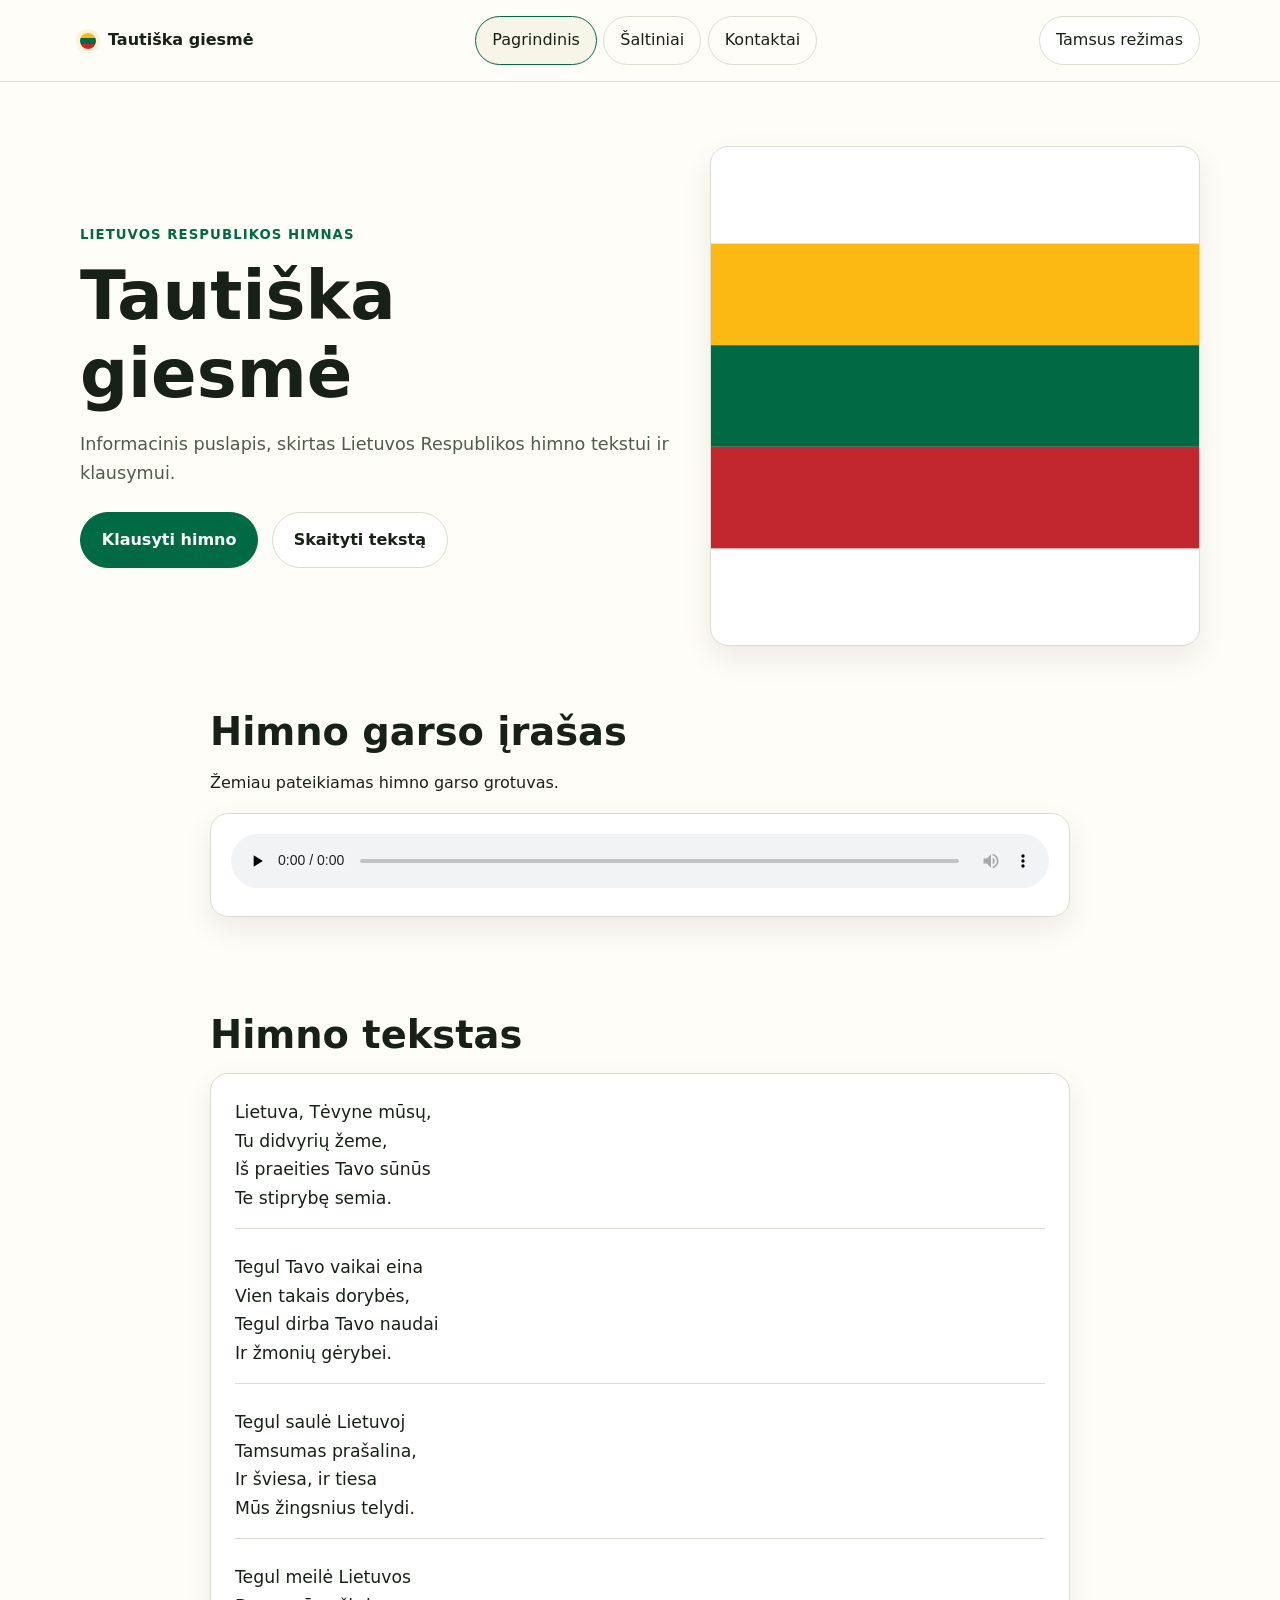
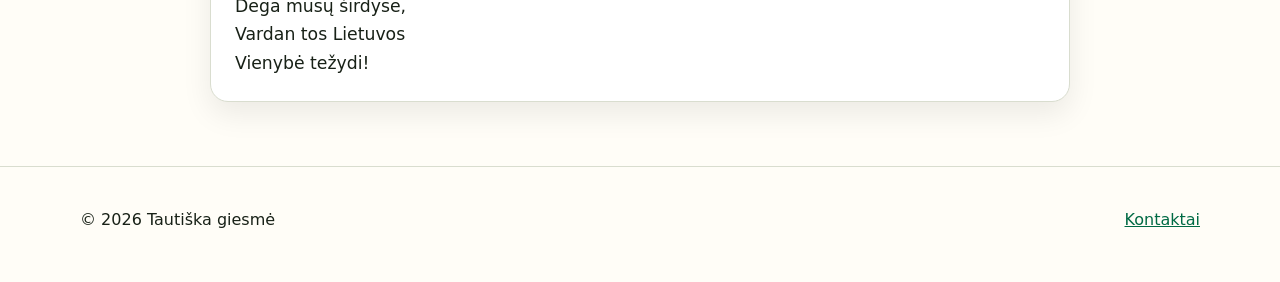
<file: index.html>
<!DOCTYPE html>
<html lang="lt">
<head>
  <meta charset="UTF-8">
  <meta name="viewport" content="width=device-width, initial-scale=1.0">
  <title>Lietuvos Respublikos himnas | Tautiška giesmė</title>
  <meta name="description" content="Oficialaus stiliaus informacinis puslapis apie Lietuvos Respublikos himną „Tautiška giesmė“: tekstas, garso grotuvas ir pagrindinė informacija.">
  <meta name="keywords" content="Lietuvos Respublikos himnas, Tautiška giesmė, Lietuvos himnas, himno tekstas">
  <meta name="author" content="Marius Stauga">
  <meta name="robots" content="index, follow">
  <meta property="og:locale" content="lt_LT">
  <meta property="og:type" content="website">
  <meta property="og:title" content="Lietuvos Respublikos himnas | Tautiška giesmė">
  <meta property="og:description" content="Lietuvos Respublikos himno „Tautiška giesmė“ tekstas, garso grotuvas ir nuorodos į šaltinius.">
  <meta property="og:url" content="https://tauti%C5%A1kagiesm%C4%97.lt/">
  <meta property="og:site_name" content="Tautiška giesmė">
  <meta property="og:image" content="https://tauti%C5%A1kagiesm%C4%97.lt/assets/images/lietuvos-veliava.svg">
  <meta property="og:image:width" content="1200">
  <meta property="og:image:height" content="630">
  <meta name="twitter:card" content="summary_large_image">
  <meta name="twitter:title" content="...">
  <meta name="twitter:description" content="...">
  <meta name="theme-color" content="#fdb913">
  <link rel="canonical" href="https://tauti%C5%A1kagiesm%C4%97.lt/">
  <link rel="icon" href="favicon.ico">
  <link rel="stylesheet" href="assets/css/style.css">
  <script defer src="assets/js/theme.js"></script>
  <script type="application/ld+json">
  {
    "@context": "https://schema.org",
    "@type": "WebSite",
    "name": "Tautiška giesmė",
    "url": "https://tauti%C5%A1kagiesm%C4%97.lt/",
    "inLanguage": "lt",
    "description": "Informacinė svetainė apie Lietuvos Respublikos himną „Tautiška giesmė“.",
    "keywords": ["Lietuvos Respublikos himnas", "Tautiška giesmė"]
  }
  </script>
</head>
<body>
  <a class="skip-link" href="#turinys">Pereiti prie turinio</a>

  <header class="site-header">
    <div class="container header-inner">
      <a class="brand" href="index.html" aria-label="Pradinis puslapis">
        <span class="brand-mark" aria-hidden="true"></span>
        <span class="brand-text">Tautiška giesmė</span>
      </a>

      <nav class="site-nav" aria-label="Pagrindinė navigacija">
        <button class="nav-toggle" type="button" aria-expanded="false" aria-controls="nav-menu">
          Meniu
        </button>
        <ul id="nav-menu" class="nav-menu">
          <li><a class="active" href="index.html" aria-current="page">Pagrindinis</a></li>
          <li><a href="saltiniai.html">Šaltiniai</a></li>
          <li><a href="kontaktai.html">Kontaktai</a></li>
        </ul>
      </nav>

      <button class="theme-toggle" aria-label="Perjungti šviesų ir tamsų režimą">
        <span class="theme-toggle-text">Tamsus režimas</span>
      </button>
    </div>
  </header>

  <main id="turinys">
    <section class="hero">
      <div class="container hero-grid">
        <div class="hero-content">
          <p class="eyebrow">Lietuvos Respublikos himnas</p>
          <h1>Tautiška giesmė</h1>
          <p class="lead">
            Informacinis puslapis, skirtas Lietuvos Respublikos himno tekstui ir klausymui.
          </p>
          <div class="hero-actions">
            <a class="button button-primary" href="#grotuvas">Klausyti himno</a>
            <a class="button button-secondary" href="#tekstas">Skaityti tekstą</a>
          </div>
        </div>
        <figure class="hero-figure">
          <img src="assets/images/lietuvos-veliava.svg" alt="Lietuvos Respublikos vėliavos iliustracija" width="800" height="500">
        </figure>
      </div>
    </section>

    <section class="section" id="grotuvas" aria-labelledby="grotuvo-antraste">
      <div class="container narrow">
        <h2 id="grotuvo-antraste">Himno garso įrašas</h2>
        <p>Žemiau pateikiamas himno garso grotuvas.</p>
        <div class="card player-card">
          <audio controls preload="none" class="audio-player">
            <source src="assets/audio/tautiska-giesme.mp3" type="audio/mpeg">
            Jūsų naršyklė nepalaiko garso atkūrimo.
          </audio>
        </div>
      </div>
    </section>

    <section class="section" id="tekstas" aria-labelledby="teksto-antraste">
      <div class="container narrow">
        <h2 id="teksto-antraste">Himno tekstas</h2>
        <div class="card anthem-card">
          <div class="anthem-stanza" aria-label="Pirmoji strofa">
            <p>Lietuva, Tėvyne mūsų,</p>
            <p>Tu didvyrių žeme,</p>
            <p>Iš praeities Tavo sūnūs</p>
            <p>Te stiprybę semia.</p>
          </div>

          <div class="anthem-stanza" aria-label="Antroji strofa">
            <p>Tegul Tavo vaikai eina</p>
            <p>Vien takais dorybės,</p>
            <p>Tegul dirba Tavo naudai</p>
            <p>Ir žmonių gėrybei.</p>
          </div>

          <div class="anthem-stanza" aria-label="Trečioji strofa">
            <p>Tegul saulė Lietuvoj</p>
            <p>Tamsumas prašalina,</p>
            <p>Ir šviesa, ir tiesa</p>
            <p>Mūs žingsnius telydi.</p>
          </div>

          <div class="anthem-stanza" aria-label="Ketvirtoji strofa">
            <p>Tegul meilė Lietuvos</p>
            <p>Dega mūsų širdyse,</p>
            <p>Vardan tos Lietuvos</p>
            <p>Vienybė težydi!</p>
          </div>
        </div>
      </div>
    </section>
  </main>

  <footer class="site-footer">
    <div class="container footer-inner">
      <p>© <span id="current-year"></span> Tautiška giesmė</p>
      <p><a href="kontaktai.html">Kontaktai</a></p>
    </div>
  </footer>
</body>
</html>
</file>
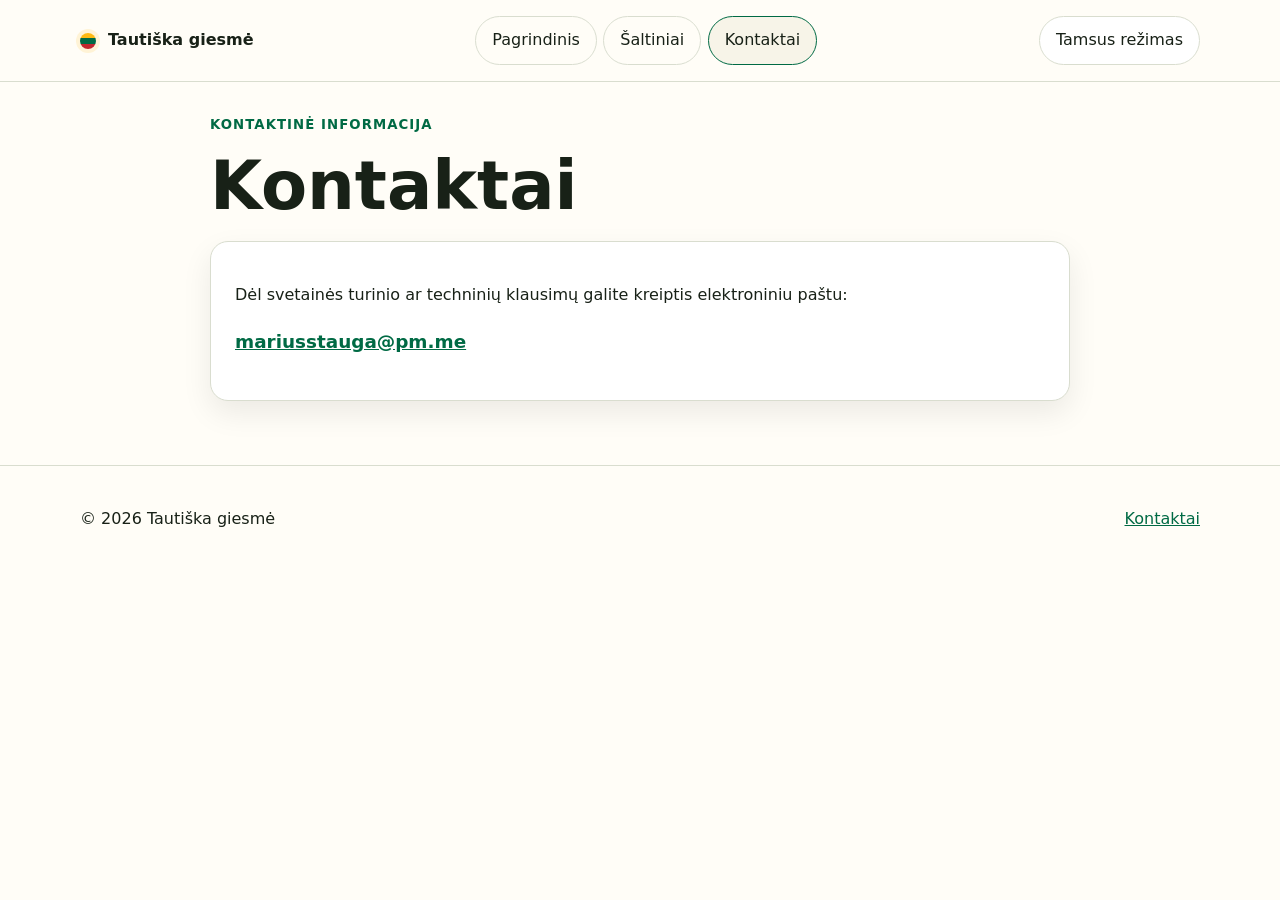
<file: kontaktai.html>
<!DOCTYPE html>
<html lang="lt">
<head>
  <meta charset="UTF-8">
  <meta name="viewport" content="width=device-width, initial-scale=1.0">
  <title>Kontaktai | Tautiška giesmė</title>
  <meta name="description" content="Kontaktinė informacija svetainei apie Lietuvos Respublikos himną „Tautiška giesmė“.">
  <meta name="keywords" content="Lietuvos Respublikos himnas, Tautiška giesmė, kontaktai">
  <meta name="robots" content="index, follow">
  <meta property="og:locale" content="lt_LT">
  <meta property="og:type" content="website">
  <meta property="og:title" content="Kontaktai | Tautiška giesmė">
  <meta property="og:description" content="Kontaktinė informacija svetainei apie Lietuvos Respublikos himną „Tautiška giesmė“.">
  <meta property="og:url" content="https://tauti%C5%A1kagiesm%C4%97.lt/kontaktai.html">
  <meta property="og:site_name" content="Tautiška giesmė">
  <meta property="og:image" content="https://tauti%C5%A1kagiesm%C4%97.lt/assets/images/lietuvos-veliava.svg">
  <meta name="theme-color" content="#fdb913">
  <link rel="canonical" href="https://tauti%C5%A1kagiesm%C4%97.lt/kontaktai.html">
  <link rel="icon" href="favicon.ico">
  <link rel="stylesheet" href="assets/css/style.css">
  <script defer src="assets/js/theme.js"></script>
</head>
<body>
  <a class="skip-link" href="#turinys">Pereiti prie turinio</a>

  <header class="site-header">
    <div class="container header-inner">
      <a class="brand" href="index.html" aria-label="Pradinis puslapis">
        <span class="brand-mark" aria-hidden="true"></span>
        <span class="brand-text">Tautiška giesmė</span>
      </a>

      <nav class="site-nav" aria-label="Pagrindinė navigacija">
        <button class="nav-toggle" type="button" aria-expanded="false" aria-controls="nav-menu">
          Meniu
        </button>
        <ul id="nav-menu" class="nav-menu">
          <li><a href="index.html">Pagrindinis</a></li>
          <li><a href="saltiniai.html">Šaltiniai</a></li>
          <li><a class="active" href="kontaktai.html" aria-current="page">Kontaktai</a></li>
        </ul>
      </nav>

      <button class="theme-toggle" type="button" aria-label="Perjungti temą">
        <span class="theme-toggle-text">Tamsus režimas</span>
      </button>
    </div>
  </header>

  <main id="turinys" class="section">
    <div class="container narrow">
      <p class="eyebrow">Kontaktinė informacija</p>
      <h1>Kontaktai</h1>
      <div class="card">
        <p>Dėl svetainės turinio ar techninių klausimų galite kreiptis elektroniniu paštu:</p>
        <p class="contact-email"><a href="mailto:mariusstauga@pm.me">mariusstauga@pm.me</a></p>
      </div>
    </div>
  </main>

  <footer class="site-footer">
    <div class="container footer-inner">
      <p>© <span id="current-year"></span> Tautiška giesmė</p>
      <p><a href="kontaktai.html">Kontaktai</a></p>
    </div>
  </footer>
</body>
</html>
</file>
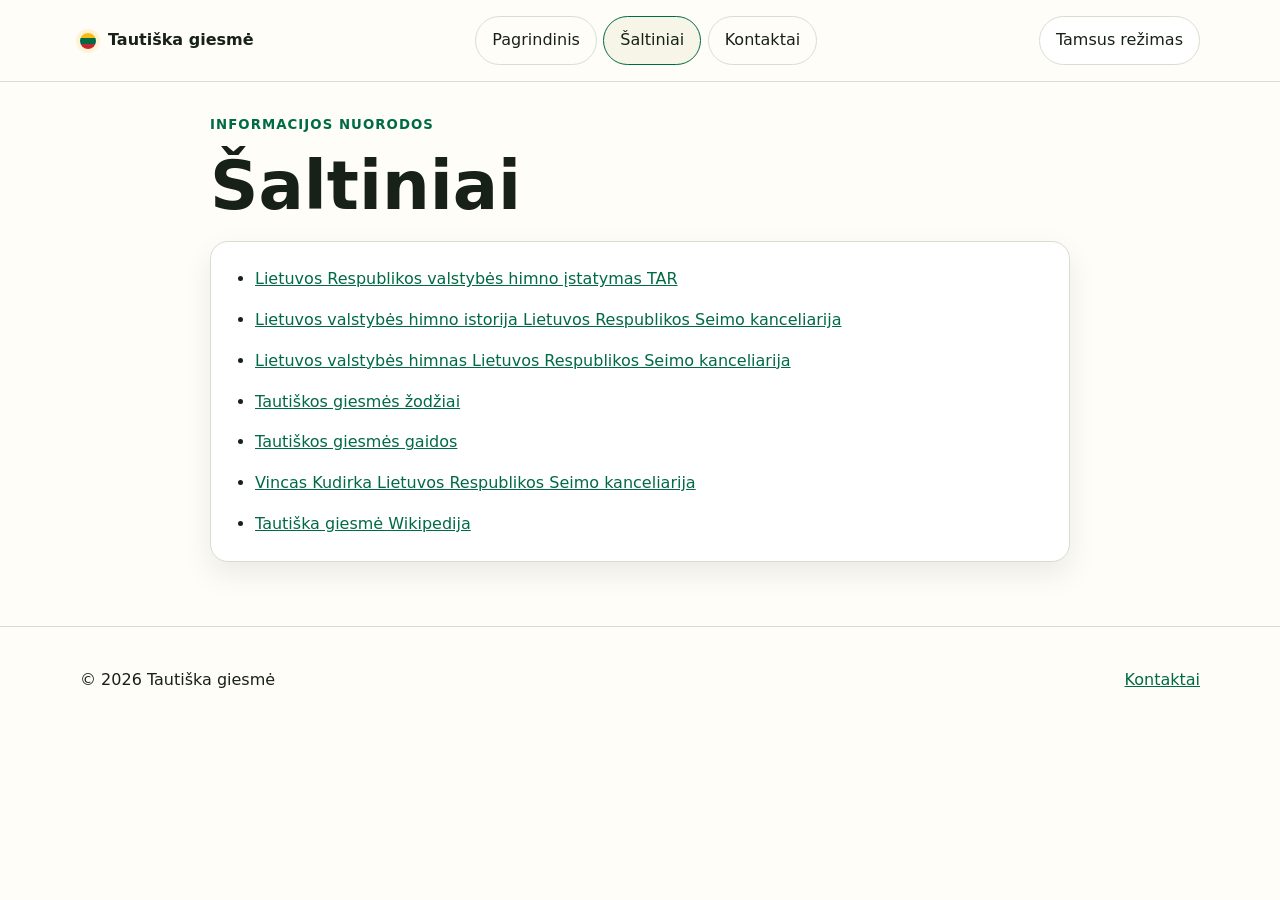
<file: saltiniai.html>
<!DOCTYPE html>
<html lang="lt">
<head>
  <meta charset="UTF-8">
  <meta name="viewport" content="width=device-width, initial-scale=1.0">
  <title>Šaltiniai | Tautiška giesmė</title>
  <meta name="description" content="Nuorodos į šaltinius apie Lietuvos Respublikos himną „Tautiška giesmė“.">
  <meta name="keywords" content="Lietuvos Respublikos himnas, Tautiška giesmė, šaltiniai">
  <meta name="robots" content="index, follow">
  <meta property="og:locale" content="lt_LT">
  <meta property="og:type" content="website">
  <meta property="og:title" content="Šaltiniai | Tautiška giesmė">
  <meta property="og:description" content="Nuorodos į informacijos šaltinius apie Lietuvos Respublikos himną „Tautiška giesmė“.">
  <meta property="og:url" content="https://tauti%C5%A1kagiesm%C4%97.lt/saltiniai.html">
  <meta property="og:site_name" content="Tautiška giesmė">
  <meta property="og:image" content="https://tauti%C5%A1kagiesm%C4%97.lt/assets/images/lietuvos-veliava.svg">
  <meta name="theme-color" content="#fdb913">
  <link rel="canonical" href="https://tauti%C5%A1kagiesm%C4%97.lt/saltiniai.html">
  <link rel="icon" href="favicon.ico">
  <link rel="stylesheet" href="assets/css/style.css">
  <script defer src="assets/js/theme.js"></script>
</head>
<body>
  <a class="skip-link" href="#turinys">Pereiti prie turinio</a>

  <header class="site-header">
    <div class="container header-inner">
      <a class="brand" href="index.html" aria-label="Pradinis puslapis">
        <span class="brand-mark" aria-hidden="true"></span>
        <span class="brand-text">Tautiška giesmė</span>
      </a>

      <nav class="site-nav" aria-label="Pagrindinė navigacija">
        <button class="nav-toggle" type="button" aria-expanded="false" aria-controls="nav-menu">
          Meniu
        </button>
        <ul id="nav-menu" class="nav-menu">
          <li><a href="index.html">Pagrindinis</a></li>
          <li><a class="active" href="saltiniai.html" aria-current="page">Šaltiniai</a></li>
          <li><a href="kontaktai.html">Kontaktai</a></li>
        </ul>
      </nav>

      <button class="theme-toggle" type="button" aria-label="Perjungti temą">
        <span class="theme-toggle-text">Tamsus režimas</span>
      </button>
    </div>
  </header>

  <main id="turinys" class="section">
    <div class="container narrow">
      <p class="eyebrow">Informacijos nuorodos</p>
      <h1>Šaltiniai</h1>
      <div class="card">
        <ul class="source-list">
          <li><a href="https://www.e-tar.lt/portal/lt/legalAct/TAR.40E832B5515A/asr?csrt=10533662856459398213" target="_blank" rel="noopener noreferrer">Lietuvos Respublikos valstybės himno įstatymas TAR</a></li>
          <li><a href="https://www.lrs.lt/sip/portal.show?p_r=38113&p_k=1" target="_blank" rel="noopener noreferrer">Lietuvos valstybės himno istorija Lietuvos Respublikos Seimo kanceliarija</a></li>
          <li><a href="https://www3.lrs.lt/pls/inter/w5_show?p_r=4056&p_k=1&p_rp=N&p_dr=N&p_d=49133" rel="noopener noreferrer">Lietuvos valstybės himnas Lietuvos Respublikos Seimo kanceliarija</a></li>
          <li><a href="https://www3.lrs.lt/home/header/Himnas/" target="_blank" rel="noopener noreferrer">Tautiškos giesmės žodžiai</a></li>
          <li><a href="https://www3.lrs.lt/home/header/Himnas/gaidos.html" target="_blank" rel="noopener noreferrer">Tautiškos giesmės gaidos</a></li>
          <li><a href="https://www3.lrs.lt/home/header/Himnas/VK.html" target="_blank" rel="noopener noreferrer">Vincas Kudirka Lietuvos Respublikos Seimo kanceliarija</a></li>
          <li><a href="https://lt.wikipedia.org/wiki/Lietuvos_himnas" target="_blank" rel="noopener noreferrer">Tautiška giesmė Wikipedija</a></li>
        </ul>
      </div>
    </div>
  </main>

  <footer class="site-footer">
    <div class="container footer-inner">
      <p>© <span id="current-year"></span> Tautiška giesmė</p>
      <p><a href="kontaktai.html">Kontaktai</a></p>
    </div>
  </footer>
</body>
</html>
</file>
<file: assets/css/style.css>
:root {
  --color-bg: #fffdf7;
  --color-surface: #ffffff;
  --color-surface-strong: #f7f4e8;
  --color-text: #182117;
  --color-muted: #4f5b4d;
  --color-border: #d9ddcf;
  --color-accent-yellow: #fdb913;
  --color-accent-green: #006a44;
  --color-accent-red: #c1272d;
  --shadow-soft: 0 12px 30px rgba(0, 0, 0, 0.08);
  --radius: 18px;
  --container: 1120px;
  --transition: 180ms ease;
}

body[data-theme="dark"] {
  --color-bg: #111513;
  --color-surface: #161d1a;
  --color-surface-strong: #1d2622;
  --color-text: #f2f4ed;
  --color-muted: #c1c8bd;
  --color-border: #334039;
  --shadow-soft: 0 16px 36px rgba(0, 0, 0, 0.35);
}

* {
    box-sizing: border-box;
}

html {
  scroll-behavior: smooth;
}

body {
  margin: 0;
  font-family: Inter, system-ui, -apple-system, BlinkMacSystemFont, "Segoe UI", sans-serif;
  background: var(--color-bg);
  color: var(--color-text);
  line-height: 1.65;
  transition: background-color var(--transition), color var(--transition);
}

img {
  max-width: 100%;
  display: block;
}

code {
  font-family: "SFMono-Regular", Consolas, "Liberation Mono", Menlo, monospace;
  font-size: 0.95em;
}

.container {
  width: min(calc(100% - 2rem), var(--container));
  margin: 0 auto;
}

.narrow {
  width: min(calc(100% - 2rem), 860px);
}

.skip-link {
  position: absolute;
  left: -9999px;
  top: 0;
}

.skip-link:focus {
  left: 1rem;
  top: 1rem;
  background: var(--color-surface);
  color: var(--color-text);
  padding: 0.75rem 1rem;
  border-radius: 0.75rem;
  border: 1px solid var(--color-border);
  z-index: 999;
}

.site-header {
  position: sticky;
  top: 0;
  z-index: 100;
  backdrop-filter: blur(14px);
  background: color-mix(in srgb, var(--color-bg) 82%, transparent);
  border-bottom: 1px solid var(--color-border);
}

.header-inner {
  display: flex;
  align-items: center;
  justify-content: space-between;
  gap: 1rem;
  padding: 1rem 0;
}

.brand {
  display: inline-flex;
  align-items: center;
  gap: 0.75rem;
  color: var(--color-text);
  text-decoration: none;
  font-weight: 700;
}

.brand-mark {
  width: 1rem;
  height: 1rem;
  border-radius: 999px;
  background: linear-gradient(
    180deg,
    var(--color-accent-yellow) 0%,
    var(--color-accent-yellow) 33.33%,
    var(--color-accent-green) 33.33%,
    var(--color-accent-green) 66.66%,
    var(--color-accent-red) 66.66%,
    var(--color-accent-red) 100%
  );
  box-shadow: 0 0 0 4px color-mix(in srgb, var(--color-accent-yellow) 14%, transparent);
}

.site-nav {
  display: flex;
  align-items: center;
  gap: 1rem;
}

.nav-toggle {
  display: none;
}

.nav-menu {
  display: flex;
  align-items: center;
  gap: 0.4rem;
  list-style: none;
  margin: 0;
  padding: 0;
}

.nav-menu a,
.theme-toggle,
.nav-toggle,
.button {
  border-radius: 999px;
  border: 1px solid var(--color-border);
  transition: all var(--transition);
}

.nav-menu a {
  display: inline-block;
  text-decoration: none;
  color: var(--color-text);
  padding: 0.65rem 1rem;
}

.nav-menu a:hover,
.nav-menu a:focus-visible,
.theme-toggle:hover,
.theme-toggle:focus-visible,
.nav-toggle:hover,
.nav-toggle:focus-visible {
  border-color: var(--color-accent-green);
  outline: none;
}

.nav-menu a.active {
  background: var(--color-surface-strong);
  border-color: var(--color-accent-green);
}

.theme-toggle,
.nav-toggle {
  background: var(--color-surface);
  color: var(--color-text);
  cursor: pointer;
  padding: 0.65rem 1rem;
  font: inherit;
}

.hero {
  padding: 4rem 0 2rem;
}

.hero-grid {
  display: grid;
  grid-template-columns: 1.1fr 0.9fr;
  gap: 2rem;
  align-items: center;
}

.eyebrow {
  margin: 0 0 0.75rem;
  text-transform: uppercase;
  letter-spacing: 0.08em;
  font-size: 0.83rem;
  color: var(--color-accent-green);
  font-weight: 700;
}

h1,
h2 {
  line-height: 1.15;
  margin: 0 0 1rem;
}

h1 {
  font-size: clamp(2.3rem, 6vw, 4.2rem);
}

h2 {
  font-size: clamp(1.7rem, 3vw, 2.4rem);
}

.lead {
  font-size: 1.1rem;
  color: var(--color-muted);
  max-width: 62ch;
}

.hero-actions {
  display: flex;
  flex-wrap: wrap;
  gap: 0.85rem;
  margin-top: 1.5rem;
}

.button {
  display: inline-flex;
  align-items: center;
  justify-content: center;
  min-height: 48px;
  padding: 0.85rem 1.3rem;
  text-decoration: none;
  font-weight: 700;
}

.button-primary {
  background: var(--color-accent-green);
  border-color: var(--color-accent-green);
  color: #ffffff;
}

.button-primary:hover,
.button-primary:focus-visible {
    filter: brightness(1.05);
}

.button-secondary {
    background: var(--color-surface);
    color: var(--color-text);
}

.hero-figure {
  margin: 0;
}

.hero-figure img {
  border-radius: var(--radius);
  box-shadow: var(--shadow-soft);
  border: 1px solid var(--color-border);
  background: var(--color-surface);
}

.section {
  padding: 2rem 0 4rem;
}

.card {
  background: var(--color-surface);
  border: 1px solid var(--color-border);
  border-radius: var(--radius);
  box-shadow: var(--shadow-soft);
  padding: 1.5rem;
}

.player-card {
  padding: 1.25rem;
}

.audio-player {
  width: 100%;
}

.anthem-card {
  display: grid;
  gap: 1.5rem;
}

.anthem-stanza {
  padding-bottom: 1rem;
  border-bottom: 1px solid var(--color-border);
}

.anthem-stanza:last-child {
  border-bottom: 0;
  padding-bottom: 0;
}

.anthem-stanza p {
  margin: 0;
  font-size: 1.08rem;
}

.source-list {
  margin: 0;
  padding-left: 1.25rem;
}

.source-list li + li {
  margin-top: 0.9rem;
}

.source-list a,
.contact-email a,
.site-footer a {
  color: var(--color-accent-green);
}

.contact-email {
  font-size: 1.15rem;
  font-weight: 700;
}

.site-footer {
  border-top: 1px solid var(--color-border);
}

.footer-inner {
  display: flex;
  justify-content: space-between;
  gap: 1rem;
  flex-wrap: wrap;
  padding: 1.5rem 0 2rem;
}

@media (max-width: 860px) {
  .hero-grid {
    grid-template-columns: 1fr;
  }

  .header-inner {
    flex-wrap: wrap;
  }

  .nav-toggle {
    display: inline-flex;
  }

  .site-nav {
    width: 100%;
    justify-content: space-between;
    flex-wrap: wrap;
  }

  .nav-menu {
    display: none;
    width: 100%;
    flex-direction: column;
    align-items: stretch;
    padding-top: 0.75rem;
  }

  .nav-menu.open {
    display: flex;
  }

  .nav-menu a {
    width: 100%;
    text-align: center;
  }
}

@media (prefers-reduced-motion: reduce) {
  html {
    scroll-behavior: auto;
  }

  *, *::before, *::after {
    transition: none !important;
  }
}
</file>
